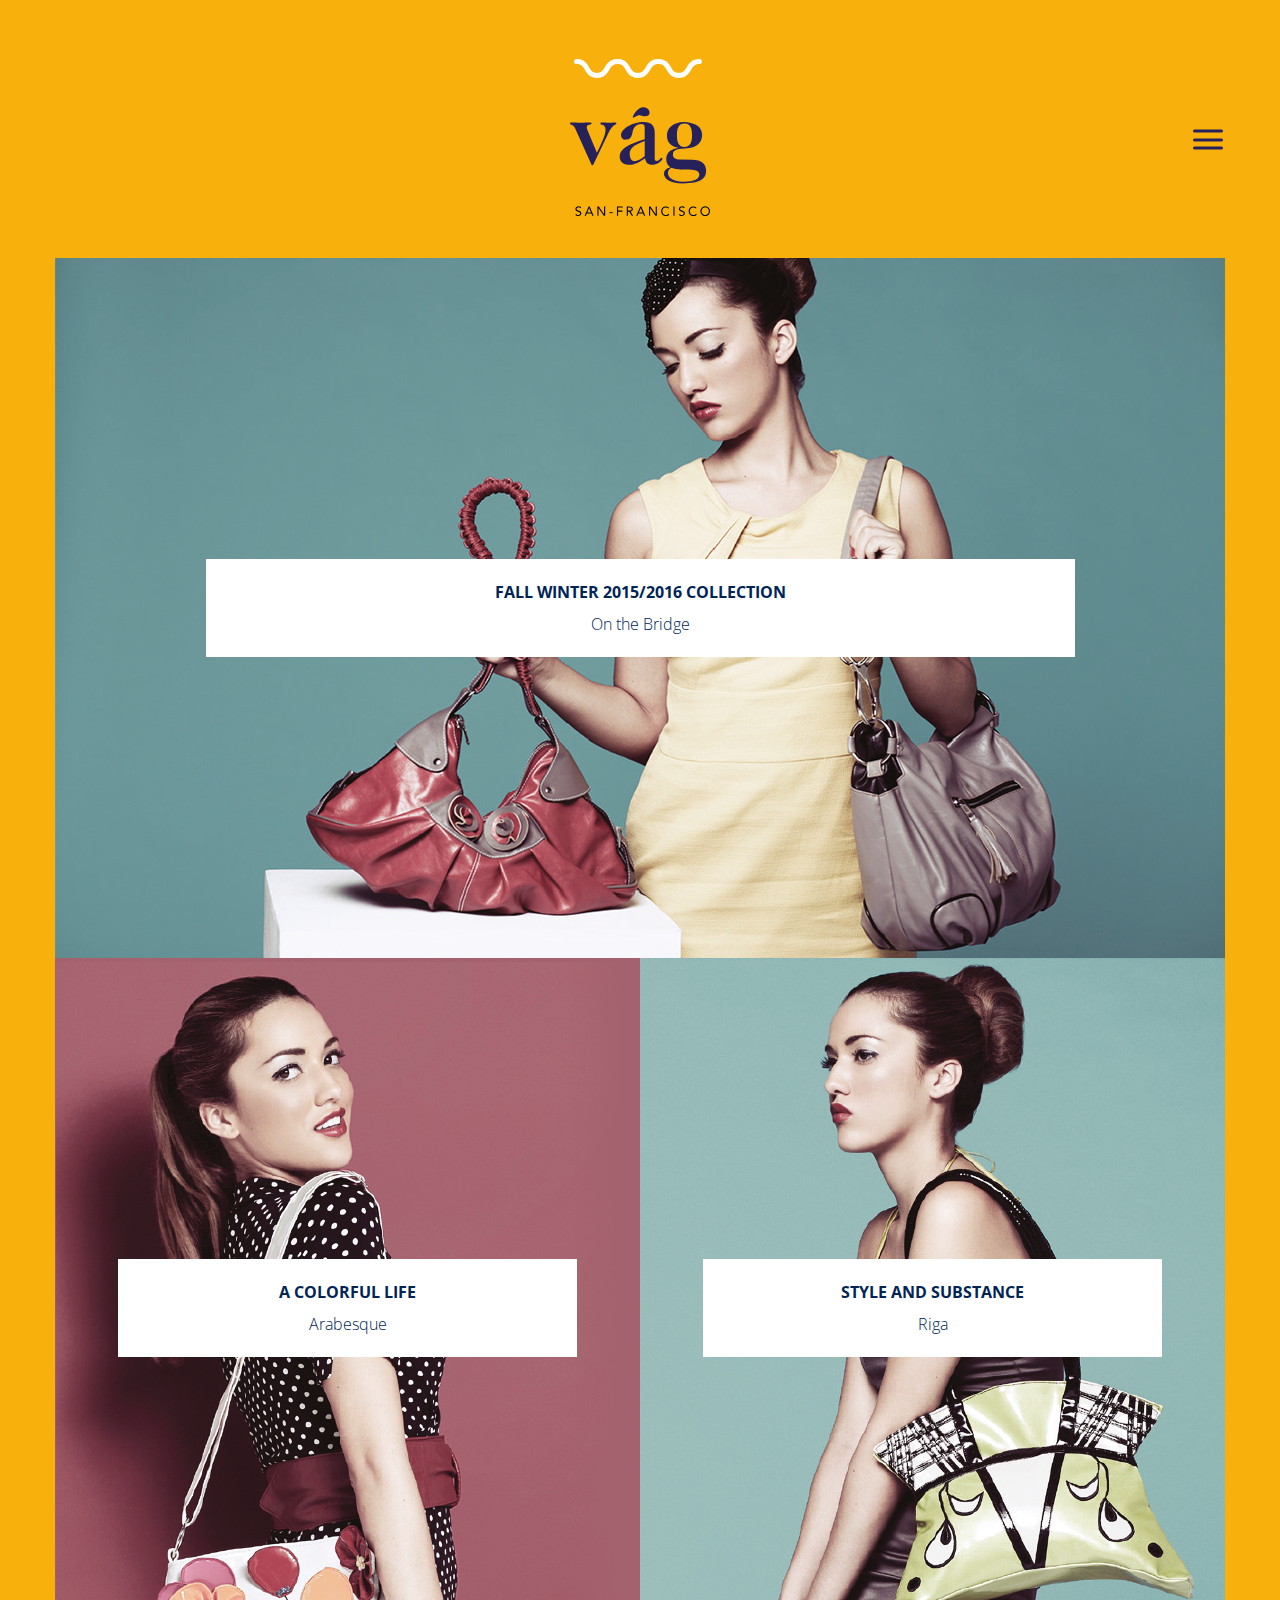
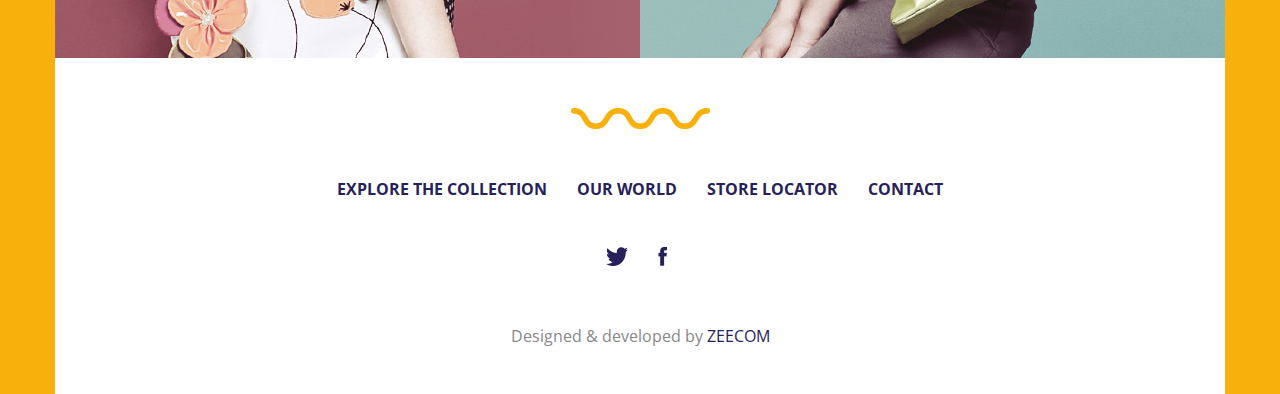
<file: index/index.html>
<!DOCTYPE html>
<html lang="en" dir="ltr">
  <head>
    <meta charset="utf-8">
    <link rel="stylesheet" href="css/reset_meyer.css">
    <link rel="stylesheet" href="css/vag.header.css">
    <link rel="stylesheet" href="css/vag.menu.css">
    <link rel="stylesheet" href="css/vag.general.css">
    <link rel="stylesheet" href="css/vag.footer.css">
    <link rel="stylesheet" href="css/index.css">
    <link rel="stylesheet" href="css/index.responsive.css">
    <link href="https://fonts.googleapis.com/css?family=Open+Sans:300,400,700" rel="stylesheet">
    <link rel="icon" href="images/logo.png">
    <meta name="viewport" content="width=device-width, initial-scale=1.0, maximum-scale=1.0">
    <title>Vag MAQUETTE - Tibère Debizet</title>
  </head>
  <body>
    <div class="menu">
      <div class="rubriques">
        <ul>
          <li> <a href="../boutique/www/boutique.html">EXPLORE THE COLLECTION</a></li>
          <li>OUR WORLD</li>
          <li>STORE LOCATOR</li>
          <li>CONTACT</li>
        </ul>
      </div>
    </div>
    <div class="wrap">
      <header>
        <img src="images/logo.svg" alt="logo de Vag San Francisco" class="logo"/>
        <div class="menu-icon">
          <span></span>
        </div>
      </header>
      <div class="conteneur">
          <div class="divcomplete">
            <div class="cadre">
              <a href="../boutique/www/boutique.html"></a>
              <h2 class="bold bleu">FALL WINTER 2015/2016 COLLECTION</h2>
              <br>
              <h2 class="light bleu">On the Bridge</h2>
            </div>
            <img src="images/photo1.png" alt="photo d'une modele" class="images photo1"/>
            <img src="images/photo1_reca.png" alt="photo d'une modele" class="photoverti images"/>
          </div>
          <div class="demidiv">
            <div class="cadre">
              <a href="../boutique/www/boutique.html"></a>
              <h2 class="bold bleu">A COLORFUL LIFE</h2>
              <br>
              <h2 class="light bleu">Arabesque</h2>
            </div>
            <img src="images/photo2.png" alt="photo d'une modele" class="images"/>
          </div>
          <div class="demidiv">
            <div class="cadre">
            <a href="../boutique/www/boutique.html"></a>
              <h2 class="bold bleu">STYLE AND SUBSTANCE</h2>
              <br>
              <h2 class="light bleu">Riga</h2>
            </div>
            <img src="images/photo3.png" alt="photo d'une modele" class="images"/>
          </div>
      </div>
      <footer>
        <img src="images/deco.png" alt="élément graphique (vagues jaunes)" class="deco"/>
        <ul class="bold bleu">
         <li> <a href="../boutique/www/boutique.html"> EXPLORE THE COLLECTION </a> </li>
         <li> <a href="../boutique/www/boutique.html"> OUR WORLD </a> </li>
         <li> <a href="../boutique/www/boutique.html"> STORE LOCATOR </a> </li>
         <li> <a href="../boutique/www/boutique.html"> CONTACT </a> </li>
        </ul>
        <a href="#"> <img src="images/logotwitter.png" alt="logo de Twitter" class="logos"/> </a>
        <a href="#"> <img src="images/logofb.png" alt="logo de Facebook" class="logos"/> </a>
        <div class="conteneur_copyright">
          <p class="gris"> Designed & developed by <a href="https://www.zeecom.fr" class="bleu"> ZEECOM </a> </p>
        </div>
      </footer>
    </div>
    <script src="js/libs/jquery.js"></script>
    <script src="js/index.javascript.js"></script>
  </body>
</html>
</file>
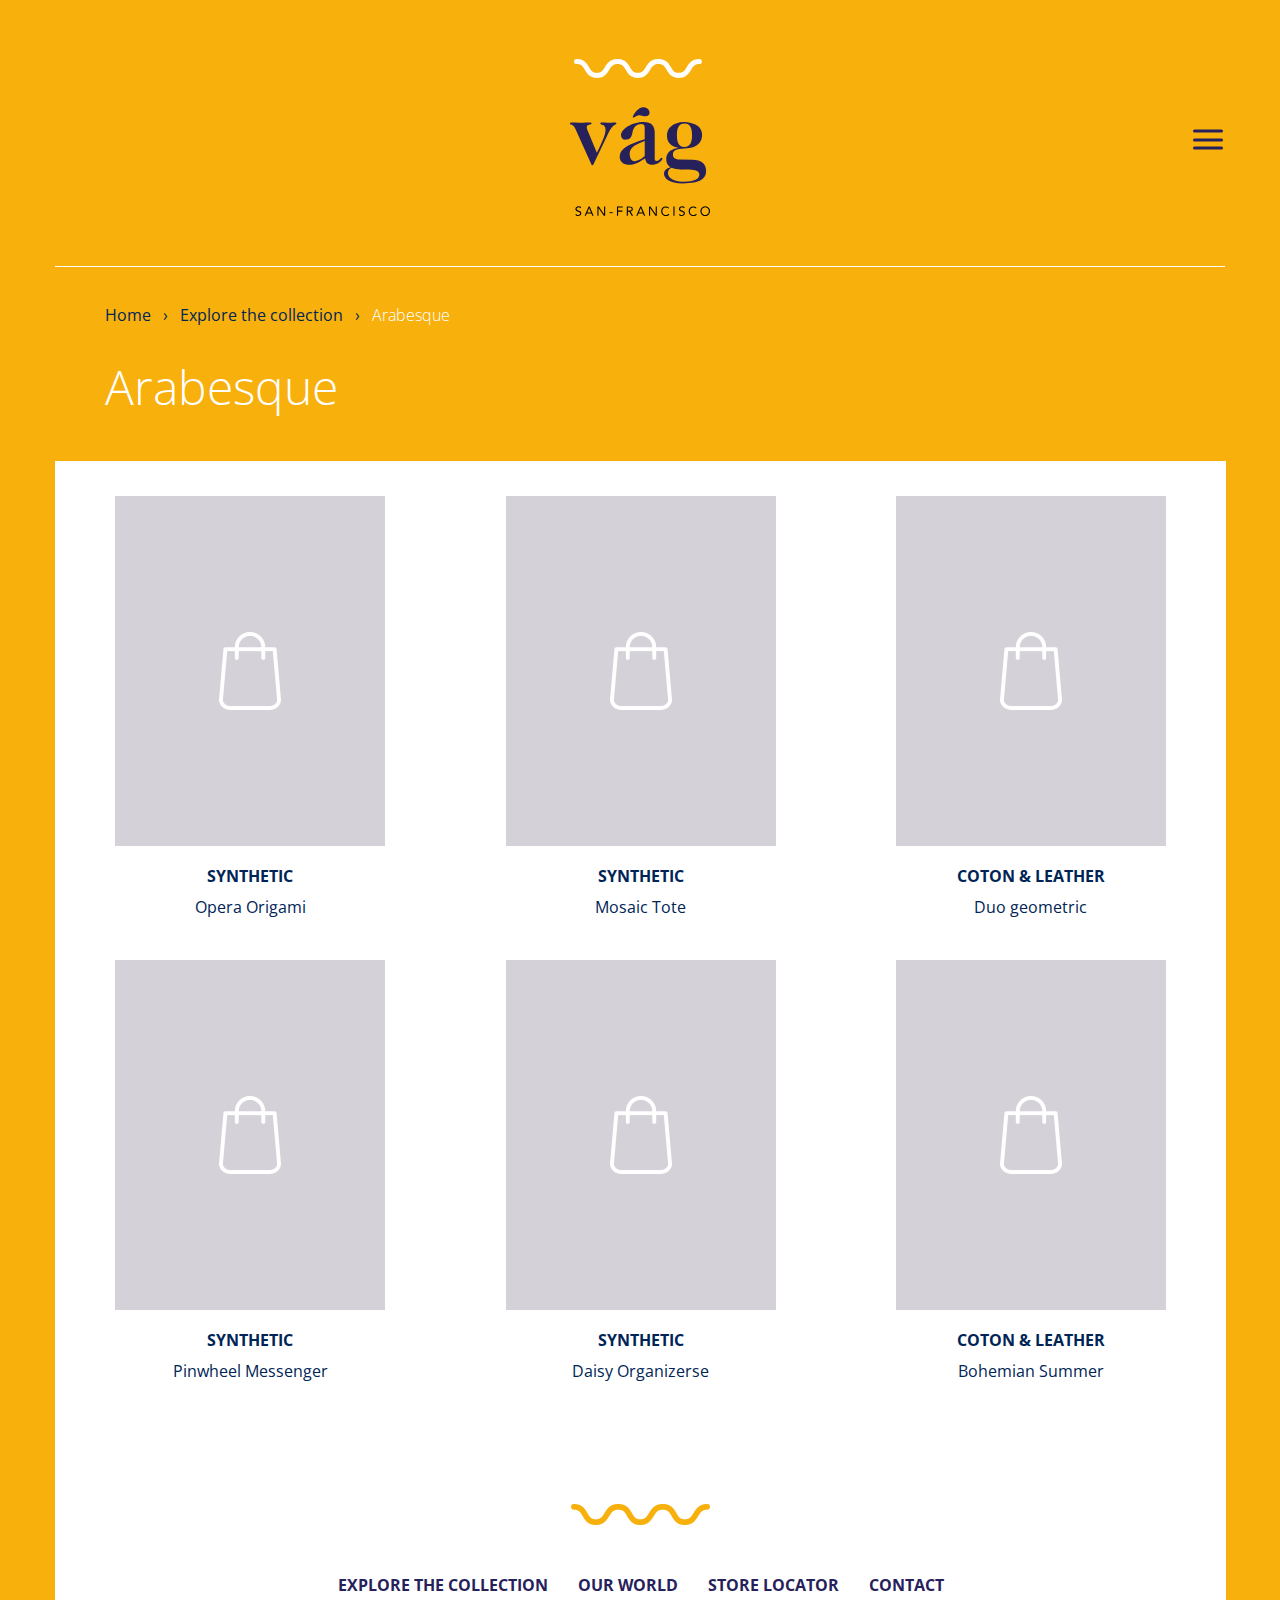
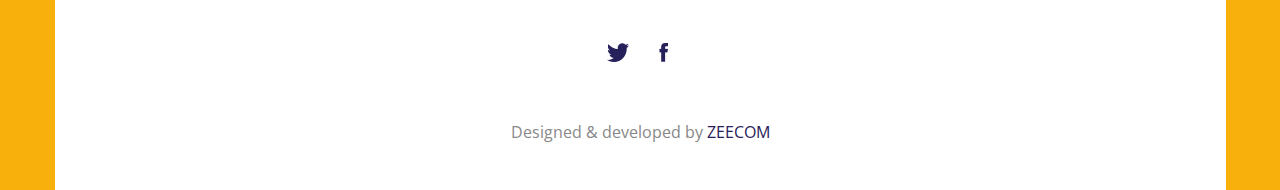
<file: boutique/boutique.html>
<!DOCTYPE html>
<html lang="en" dir="ltr">
  <head>
    <meta charset="utf-8">
    <link rel="stylesheet" href="css/reset_meyer.css">
    <link rel="stylesheet" href="css/vag.header.css">
    <link rel="stylesheet" href="css/vag.menu.css">
    <link rel="stylesheet" href="css/vag.general.css">
    <link rel="stylesheet" href="css/vag.footer.css">
    <link rel="stylesheet" href="css/boutique.css">
    <link rel="stylesheet" href="css/boutique.responsive.css">
    <link href="https://fonts.googleapis.com/css?family=Open+Sans:300,400,700" rel="stylesheet">
    <link rel="icon" href="images/logo.png">
    <meta name="viewport" content="width=device-width, initial-scale=1.0, maximum-scale=1.0">
    <title>Vag MAQUETTE - Tibère Debizet</title>
  </head>
  <body>
    <div class="menu">
      <div class="rubriques">
        <ul>
          <li>EXPLORE THE COLLECTION</li>
          <li>OUR WORLD</li>
          <li>STORE LOCATOR</li>
          <li>CONTACT</li>
        </ul>
      </div>
    </div>
    <div class="wrap">
      <header>
        <img src="images/logo.svg" alt="logo de Vag San Francisco" class="logo"/>
        <div class="menu-icon">
          <span></span>
        </div>
      </header>
      <hr>
      <div class="nav">
        <p>Home &nbsp; &rsaquo; &nbsp; Explore the collection &nbsp; &rsaquo; &nbsp; <span>Arabesque</span></p>
        <h2>Arabesque</h2>
      </div>
      <div class="conteneur">
        <div class="bloc">
          <a href="../index/www/index.html">
          <img src="images/boutique.png" alt="" class="boutique">
          <h3 class="bold"> SYNTHETIC </h3>
          <h3> Opera Origami </h3>
          </a>
        </div>
        <div class="bloc">
          <a href="../index/www/index.html">
          <img src="images/boutique.png" alt="" class="boutique">
          <h3 class="bold"> SYNTHETIC </h3>
          <h3> Mosaic Tote </h3>
          </a>
        </div>
        <div class="bloc">
          <a href="../index/www/index.html">
          <img src="images/boutique.png" alt="" class="boutique">
          <h3 class="bold"> COTON & LEATHER </h3>
          <h3> Duo geometric </h3>
          </a>
        </div>
        <div class="bloc">
          <a href="../../index/www/index.html">
          <img src="images/boutique.png" alt="" class="boutique">
          <h3 class="bold"> SYNTHETIC </h3>
          <h3> Pinwheel Messenger </h3>
          </a>
        </div>
        <div class="bloc">
          <a href="../index/www/index.html">
          <img src="images/boutique.png" alt="" class="boutique">
          <h3 class="bold"> SYNTHETIC </h3>
          <h3> Daisy Organizerse </h3>
          </a>
        </div>
        <div class="bloc">
          <a href="../index/www/index.html">
          <img src="images/boutique.png" alt="" class="boutique">
          <h3 class="bold"> COTON & LEATHER </h3>
          <h3> Bohemian Summer </h3>
          </a>
        </div>
      </div>
      <footer>
        <img src="images/deco.png" alt="élément graphique (vagues jaunes)" class="deco"/>
        <ul class="bold">
          <li> <a href="../index/www/index.html"> EXPLORE THE COLLECTION </a> </li>
          <li> <a href="../index/www/index.html"> OUR WORLD </a> </li>
          <li> <a href="../index/www/index.html"> STORE LOCATOR </a> </li>
          <li> <a href="../index/www/index.html"> CONTACT </a> </li>
        </ul>
        <a href="#"> <img src="images/logotwitter.png" alt="logo de Twitter" class="logos"/> </a>
        <a href="#"> <img src="images/logofb.png" alt="logo de Facebook" class="logos"/> </a>
        <div class="conteneur_copyright">
          <p class="gris"> Designed & developed by <a href="https://www.zeecom.fr" class="bleu"> ZEECOM </a> </p>
        </div>
      </footer>
    </div>
    <script src="js/libs/jquery.js"></script>
    <script src="js/boutique.javascript.js"></script>
  </body>
</html>
</file>
<file: index/css/vag.header.css>
header
{
  position: relative;
  text-align: center;
}
header .logo
{
  margin-top: 5%;
  margin-bottom: 40px;
  width: 12%;
}
header .menu_sandwich
{
  position: absolute;
  top: 140px;
  right: 0px;
}
header .menu_sandwich .span
{
  display: block;
  width: 34px;
  height: 3px;
  border-radius: 3px;
  margin-bottom: 5px;
  background: #cdcdcd;
  z-index: 1;
}
</file>
<file: index/css/vag.menu.css>
.menu
{
  position: absolute;
  left: -100%;
  width: 100%;
  height: 130vh;
  z-index: 1;
  background-color: #27215B;
  transition: 0.5s;
}
.menu.is-opened
{
  left: 0%;
  transition: 0.5s;
}
.menu .rubriques
{
  position: relative;
  top: 35%;
  transform: translateY(-50%);
  text-align: center;
}
.menu .rubriques ul
{
  font-size: 1.8em;
}
.menu .rubriques ul li
{
  margin: 50px;
  color: #f8b00d;
  font-weight: 700;
  cursor: pointer;
}
.menu-icon
{
  position: absolute;
  top: 50%;
  right: 2px;
  width: 30px;
  height: 22px;
  transition: transform 0.5s;
  z-index: 1;
  cursor: pointer;
}
.menu-icon span
{
  display: block;
  width: 30px;
  height: 3px;
  border-radius: 2px;
  background-color:  #27215B;
  position: absolute;
  top: 50%;
  left: 50%;
  transform: translateX(-50%) translateY(-50%);
  transition: 0.5s;
}
.menu-icon span::before, .menu-icon span::after
{
  content: '';
  position: absolute;
  top: 2px;
  left: 0;
  display: block;
  width: 30px;
  height: 3.5px;
  transform: translateY(-11px);
  background-color:  #27215B;
  border-radius: 2px;
}
.menu-icon span::after
{
  transform: translateY(6px);
}
.menu-icon.is-opened span
{
  background: transparent;
  transition: 0.3s;
}
.menu-icon.is-opened span::before
{
  transform: rotate(45deg);
  background-color: #f8b00d;
  transition: 0.5s;
}
.menu-icon.is-opened span::after
{
  transform: translateY(0) rotate(-45deg);
  background-color: #f8b00d;
  transition: 0.5s;
}
.menu-icon.is-opened
{
  transform: rotate(180deg);
  right: 10px;
}
</file>
<file: index/css/vag.general.css>
body
{
  font-family: 'Open Sans', sans-serif;
  background-color: #f8b00d;
}
body.overflow {
  overflow: hidden;
}
.bold
{
  font-weight: 700;
}
.light
{
  font-weight: 300;
}
.gris
{
  color: #888888;
}
a
{
  text-decoration: none;
  color: #27215b;
}
</file>
<file: index/css/vag.footer.css>
footer
{
  background-color: #ffffff;
  text-align: center;
}
footer .deco
{
  margin-top: 50px;
  margin-bottom: 50px;
}
footer ul
{
  display: flex;
  justify-content: center;
  margin-bottom: 30px;
  font-size: 1em;
}
footer ul li
{
  margin-left: 15px;
  margin-right: 15px;
}
footer .logos
{
  margin-left: 10px;
  margin-right: 10px;
  margin-top: 20px;
  margin-bottom: 20px;
}
footer .conteneur_copyright
{
  display: flex;
  justify-content: center;
  margin-top: 40px;
  padding-bottom: 50px;
}
footer .bleu
{
  color: #27215b;
}
</file>
<file: index/css/index.css>
.cadre .bleu
{
  color: #002456;
}
.wrap
{
max-width:1170px;
margin-left: auto;
margin-right: auto;
}
.conteneur
{
  display: flex;
  flex-wrap: wrap;
}
.photoverti
{
  display: none;
}
.images
{
  display: block;
  height: auto;
  width: 100%;
}
.conteneur > div
{
  position: relative;
}
.demidiv
{
  width: 50%;
}
.cadre
{
  background-color: #ffffff;
  width: 70%;
  position: absolute;
  top: 50%;
  left: 0;
  right: 0;
  margin: 0 auto;
  transform: translateY(-50%);
  padding: 25px;
}
.cadre a
{
  position: absolute;
  top: 0;
  right: 0;
  left: 0;
  bottom: 0;
  z-index: 1;
}
.cadre h2
{
  text-align: center;
  position: relative;
  top: 35%;
}
.photo2
{
  width: 50%;
}
.photo3
{
  width: 50%;
}
.images
{
  height: auto;
  width: 100%;
}
.photoverti
{
  display: none;
}
.cadre:hover
{
  transform: scale(1.07) translateY(-48%);
  transition: 0.2s;
}
a
{
  color: inherit;
}
</file>
<file: index/css/index.responsive.css>
@media all and (max-width: 1024px){
  .menu-icon
  {
    right: 20px;
  }
  .menu-icon.is-opened
  {
    right: 20px;
    top: 117px;
  }
  .menu .rubriques ul li
  {
    font-size: 0.8em;
  }
}

@media all and (max-width: 980px){
  .cadre
  {
    font-size: 0.8em;
  }
  footer .logos
  {
    width: 3%;
  }
  .menu-icon.is-opened
  {
    top: 113px;
  }
}

@media all and (max-width: 768px){
  .photo1
  {
    display: none;
  }
  .photoverti
  {
    display: block;
  }
  .conteneur div
  {
    margin: auto;
  }
  .demidiv {
    width: 100%;
    max-width: 585px;
    margin: auto;
  }
  header .logo
  {
    width: 12%;
  }
  header .menu_sandwich
  {
    width: 4%;
    right: 13%;
  }
  footer ul
  {
    display: inline;
  }
  footer ul li
  {
    margin: 20px;
    font-size: 0.8em;
  }
  footer .deco
  {
    width: 15%;
    margin-top: 40px;
    margin-bottom: 15px;
  }
  footer .logos
  {
    width: 3.2%;
    margin-left: 10px;
    margin-right: 10px;
    margin-top: 20px;
    margin-bottom: 0px;
  }
  .conteneur_copyright p
  {
    font-size: 0.8em;
  }
  .menu-icon
  {
    right: 100px;
  }
  .menu-icon.is-opened
  {
    right: 100px;
    top: 93px;
  }
}
@media all and (max-width: 480px){
  header .menu_sandwich
  {
    width: 5%;
    right: 4%;
  }
  header .logo
  {
    margin-bottom: 20px;
  }
  footer .logos
  {
    width: 5%;
  }
  .menu-icon
  {
    right: 20px;
  }
  .menu-icon.is-opened
  {
    right: 20px;
    top: 57px;
  }
}
</file>
<file: boutique/css/vag.header.css>
header
{
  position: relative;
  text-align: center;
}
header .logo
{
  margin-top: 5%;
  margin-bottom: 40px;
  width: 12%;
}
header .menu_sandwich
{
  position: absolute;
  top: 140px;
  right: 0px;
}
header .menu_sandwich .span
{
  display: block;
  width: 34px;
  height: 3px;
  border-radius: 3px;
  margin-bottom: 5px;
  background: #cdcdcd;
  z-index: 1;
}
</file>
<file: boutique/css/vag.menu.css>
.menu
{
  position: absolute;
  left: -100%;
  width: 100%;
  height: 130vh;
  z-index: 1;
  background-color: #27215B;
  transition: 0.5s;
}
.menu.is-opened
{
  left: 0%;
  transition: 0.5s;
}
.menu .rubriques
{
  position: relative;
  top: 35%;
  transform: translateY(-50%);
  text-align: center;
}
.menu .rubriques ul
{
  font-size: 1.8em;
}
.menu .rubriques ul li
{
  margin: 50px;
  color: #f8b00d;
  font-weight: 700;
  cursor: pointer;
}
.menu-icon
{
  position: absolute;
  top: 50%;
  right: 2px;
  width: 30px;
  height: 22px;
  transition: transform 0.5s;
  z-index: 1;
  cursor: pointer;
}
.menu-icon span
{
  display: block;
  width: 30px;
  height: 3px;
  border-radius: 2px;
  background-color:  #27215B;
  position: absolute;
  top: 50%;
  left: 50%;
  transform: translateX(-50%) translateY(-50%);
  transition: 0.5s;
}
.menu-icon span::before, .menu-icon span::after
{
  content: '';
  position: absolute;
  top: 2px;
  left: 0;
  display: block;
  width: 30px;
  height: 3.5px;
  transform: translateY(-11px);
  background-color:  #27215B;
  border-radius: 2px;
}
.menu-icon span::after
{
  transform: translateY(6px);
}
.menu-icon.is-opened span
{
  background: transparent;
  transition: 0.3s;
}
.menu-icon.is-opened span::before
{
  transform: rotate(45deg);
  background-color: #f8b00d;
  transition: 0.5s;
}
.menu-icon.is-opened span::after
{
  transform: translateY(0) rotate(-45deg);
  background-color: #f8b00d;
  transition: 0.5s;
}
.menu-icon.is-opened
{
  transform: rotate(180deg);
  right: 10px;
}
</file>
<file: boutique/css/vag.general.css>
body
{
  font-family: 'Open Sans', sans-serif;
  background-color: #f8b00d;
}
body.overflow {
  overflow: hidden;
}
.bold
{
  font-weight: 700;
}
.light
{
  font-weight: 300;
}
.gris
{
  color: #888888;
}
a
{
  text-decoration: none;
  color: #27215b;
}
</file>
<file: boutique/css/vag.footer.css>
footer
{
  background-color: #ffffff;
  text-align: center;
  width: 100.1%;
}
footer .deco
{
  margin-top: 50px;
  margin-bottom: 50px;
}
footer ul
{
  display: flex;
  justify-content: center;
  margin-bottom: 30px;
  font-size: 1em;
}
footer ul li
{
  margin-left: 15px;
  margin-right: 15px;
}
footer .logos
{
  margin-left: 10px;
  margin-right: 10px;
  margin-top: 20px;
  margin-bottom: 20px;
}
footer .conteneur_copyright
{
  display: flex;
  justify-content: center;
  margin-top: 40px;
  padding-bottom: 50px;
}
footer .bleu
{
  color: #27215b;
}
</file>
<file: boutique/css/boutique.css>
.cadre .bleu
{
  color: #002456;
}
hr
{
  height: 1px;
  background-color: #fff;
  border:0 none;
}
.wrap
{
max-width:1170px;
margin-left: auto;
margin-right: auto;
}
.nav
{
  margin-left: 50px;
}
.nav p
{
  color: #002456;
  margin-top: 40px;
}
.nav p span
{
  color: #fff;
  font-weight: 300;
}
.nav h2
{
  font-weight: 200;
  font-size: 3em;
  color: #fff;
  margin-top: 40px;
  margin-bottom: 50px;
}
.conteneur
{
  width: 100.1%;
  background-color: #ffffff;
  padding-top: 35px;
  padding-bottom: 30px;
}
.ligne
{
  text-align: center;
  display: flex;
  justify-content: center;
}
a:link
{
  text-decoration: none;
}
.conteneur
{
  display: flex;
  flex-wrap: wrap;
}
.bloc
{
  display: block;
  width: calc(100% / 3);
  text-align: center;
  margin-bottom: 30px;
  cursor: pointer;
}
.bloc:hover
{
  transform: scale(1.05);
  transition: 0.1s;
}
.bloc img
{
  margin-bottom: 20px;
}
.bloc h3
{
  color: #002456;
  margin-bottom: 15px;
}
</file>
<file: boutique/css/boutique.responsive.css>
@media all and (max-width: 1024px) {
  hr
  {
    width: 90%;
  }
  .menu-icon {
    right: 20px;
  }
  .menu-icon.is-opened {
    right: 20px;
  }
}
@media all and (max-width: 980px){
  footer .logos
  {
    width: 3%;
  }
  .bloc a img
  {
    width: 85%;
  }
}
@media all and (max-width: 870px){
  .bloc a img
  {
    width: 80%;
  }
  .nav p
  {
    font-size: 0.9em;
  }
  .nav h2
  {
    font-size: 2.3em;
  }
  .bloc h3
  {
    font-size: 1em;
  }
  footer .deco
  {
    width: 15%;
    margin-top: 40px;
    margin-bottom: 15px;
  }
  footer {
    position: relative;
    top: -1px;
  }
  footer ul li
  {
    font-size: 0.9em;
    margin: 20px;
    font-size: 0.8em;
  }
  footer ul
  {
    display: inline;
  }
  footer .deco
  {
    width: 15%;
    margin-top: 40px;
    margin-bottom: 15px;
  }
  footer .logos
  {
    width: 3.2%;
    margin-left: 10px;
    margin-right: 10px;
    margin-top: 20px;
    margin-bottom: 0px;
  }
  .conteneur_copyright p
  {
    font-size: 0.8em;
  }
}
@media all and (max-width: 640px){
  footer .deco
  {
    margin-top: 0px;
  }
  footer .logos
  {
    width: 1.7%;
  }
  footer ul li
  {
    font-size: 1em;
  }
  .menu .rubriques ul li
  {
    font-size: 0.8em;
  }
}
@media all and (max-width: 480px){
  .bloc h3
  {
    font-size: 0.8em;
  }
  .logo
  {
    width: 500px;
  }
  .nav h2
  {
    font-size: 1.8em;
  }
  .bloc img
  {
    width: 75%;
  }
  footer ul li
  {
    font-size: 0.7em;
  }
  footer .logos
  {
    width: 5%;
  }
  header .logo
  {
    margin-bottom: 3%;
  }
  .menu .rubriques ul li
  {
    font-size: 0.7em;
  }
}
</file>
